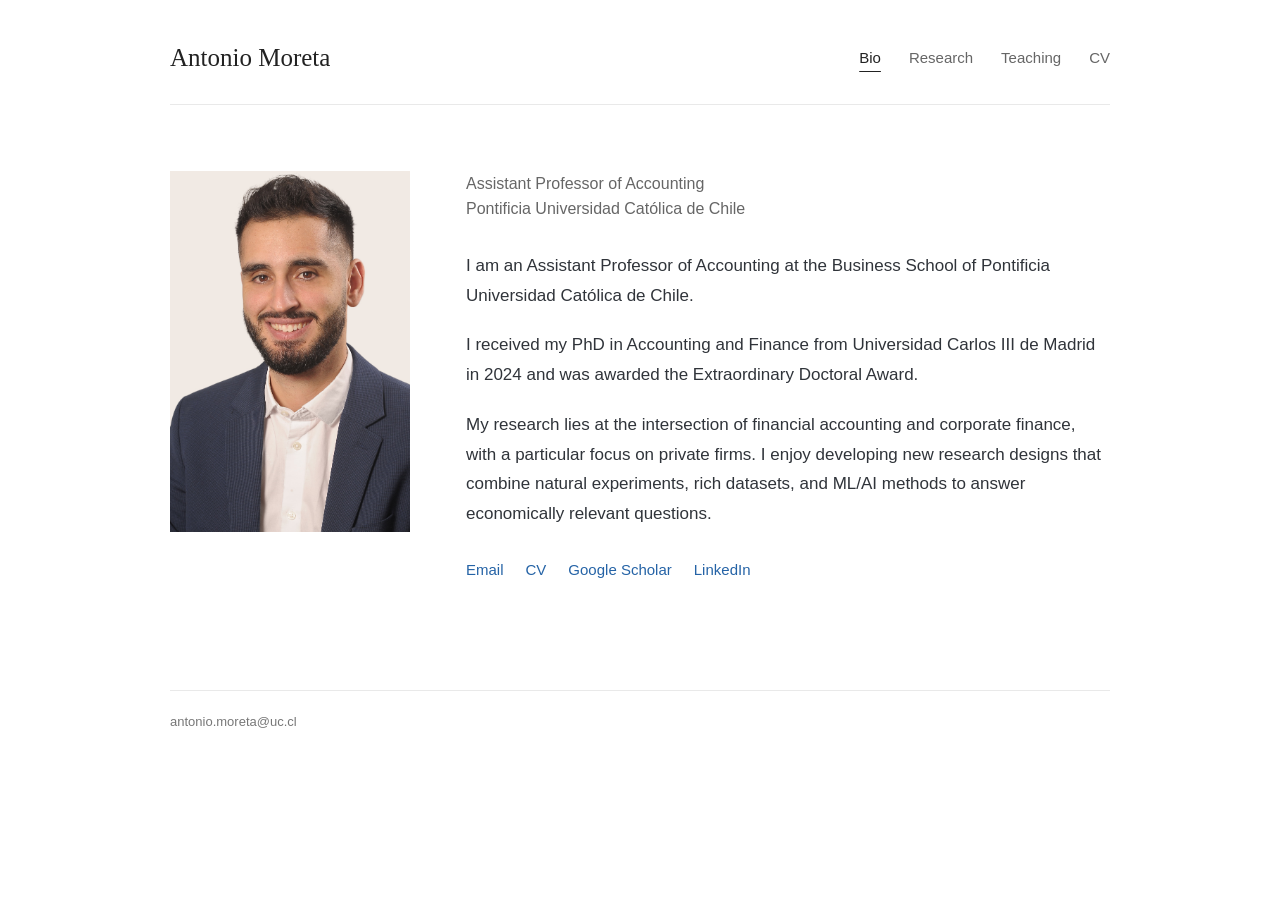
<file: index.html>
<!doctype html><html lang="en"><head><meta charset="utf-8"><meta name="viewport" content="width=device-width, initial-scale=1"><title>Antonio Moreta | Assistant Professor of Accounting</title><meta name="description" content="Antonio Moreta is an Assistant Professor of Accounting at Pontificia Universidad Católica de Chile, researching private firms, financial reporting, and debt markets."><link rel="stylesheet" href="style.css"><link rel="canonical" href="https://antoniomoreta.com/"></head><body><a class="skip" href="#main">Skip to content</a><div class="wrap"><header><a class="name" href="index.html">Antonio Moreta</a><nav aria-label="Main navigation"><a href="index.html" aria-current="page">Bio</a><a href="research.html">Research</a><a href="teaching.html">Teaching</a><a href="assets/cv.pdf">CV</a></nav></header><main id="main"><div class="bio"><img class="portrait" src="assets/antonio.jpg" alt="Antonio Moreta" width="1362" height="2048"><div><p class="role">Assistant Professor of Accounting<br>Pontificia Universidad Católica de Chile</p><p>I am an Assistant Professor of Accounting at the Business School of Pontificia Universidad Católica de Chile.</p><p>I received my PhD in Accounting and Finance from Universidad Carlos III de Madrid in 2024 and was awarded the Extraordinary Doctoral Award.</p><p>My research lies at the intersection of financial accounting and corporate finance, with a particular focus on private firms. I enjoy developing new research designs that combine natural experiments, rich datasets, and ML/AI methods to answer economically relevant questions.</p><div class="links"><a href="mailto:antonio.moreta@uc.cl">Email</a><a href="assets/cv.pdf">CV</a><a href="https://scholar.google.com/citations?user=FmdAU1sAAAAJ&amp;hl=es&amp;oi=ao">Google Scholar</a><a href="https://www.linkedin.com/in/antonio-moreta-32a068152/">LinkedIn</a></div></div></div></main><footer><a href="mailto:antonio.moreta@uc.cl">antonio.moreta@uc.cl</a></footer></div></body></html>
</file>
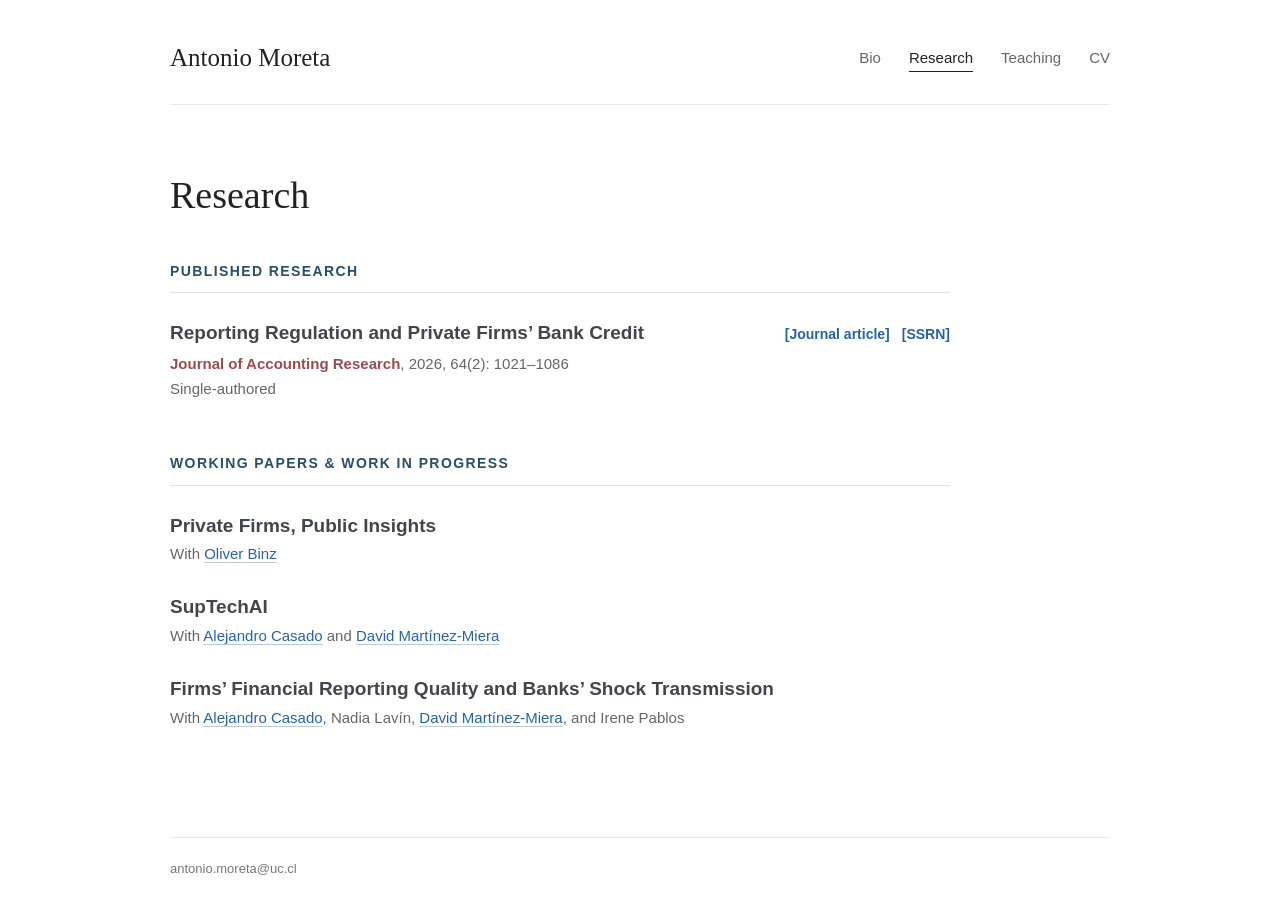
<file: research.html>
<!doctype html><html lang="en"><head><meta charset="utf-8"><meta name="viewport" content="width=device-width, initial-scale=1"><title>Antonio Moreta | Research in Accounting</title><meta name="description" content="Explore Antonio Moreta’s accounting research on private firms, financial reporting, bank credit, and machine learning, including publications and working papers."><link rel="stylesheet" href="style.css"><link rel="canonical" href="https://antoniomoreta.com/research.html"></head><body><a class="skip" href="#main">Skip to content</a><div class="wrap"><header><a class="name" href="index.html">Antonio Moreta</a><nav aria-label="Main navigation"><a href="index.html">Bio</a><a href="research.html" aria-current="page">Research</a><a href="teaching.html">Teaching</a><a href="assets/cv.pdf">CV</a></nav></header><main id="main"><div class="content"><h1>Research</h1><h2>Published Research</h2><article class="paper"><div class="paper-heading"><h3>Reporting Regulation and Private Firms’ Bank Credit</h3><div class="paper-links"><a href="https://onlinelibrary.wiley.com/doi/10.1111/1475-679X.70025">[Journal article]</a><a href="https://papers.ssrn.com/sol3/papers.cfm?abstract_id=4716900">[SSRN]</a></div></div><p class="meta"><strong class="journal-name">Journal of Accounting Research</strong>, 2026, 64(2): 1021–1086</p><p class="meta">Single-authored</p></article><h2>Working Papers &amp; Work in Progress</h2><article class="paper"><h3>Private Firms, Public Insights</h3><p class="meta">With <a href="https://esmt.berlin/person/oliver-binz">Oliver Binz</a></p></article><article class="paper"><h3>SupTechAI</h3><p class="meta">With <a href="https://alejandrocasado.com/">Alejandro Casado</a> and <a href="https://martinezmiera.com/">David Martínez-Miera</a></p></article><article class="paper"><h3>Firms’ Financial Reporting Quality and Banks’ Shock Transmission</h3><p class="meta">With <a href="https://alejandrocasado.com/">Alejandro Casado</a>, Nadia Lavín, <a href="https://martinezmiera.com/">David Martínez-Miera</a>, and Irene Pablos</p></article></div></main><footer><a href="mailto:antonio.moreta@uc.cl">antonio.moreta@uc.cl</a></footer></div></body></html>
</file>
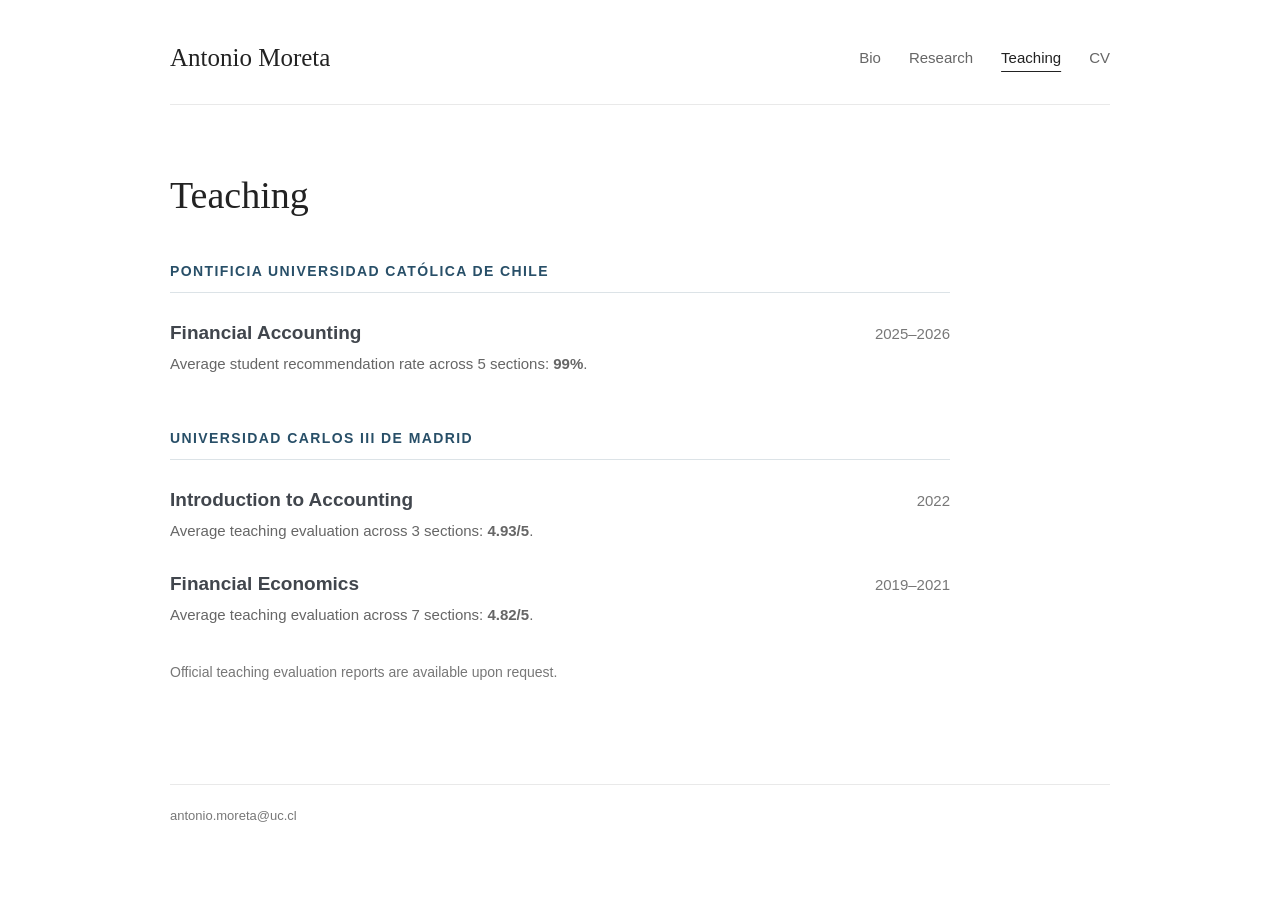
<file: teaching.html>
<!doctype html><html lang="en"><head><meta charset="utf-8"><meta name="viewport" content="width=device-width, initial-scale=1"><title>Antonio Moreta | Teaching</title><meta name="description" content="Antonio Moreta’s teaching in financial accounting and financial economics at PUC Chile and Universidad Carlos III de Madrid, with student evaluation results."><link rel="stylesheet" href="style.css"><link rel="canonical" href="https://antoniomoreta.com/teaching.html"></head><body><a class="skip" href="#main">Skip to content</a><div class="wrap"><header><a class="name" href="index.html">Antonio Moreta</a><nav aria-label="Main navigation"><a href="index.html">Bio</a><a href="research.html">Research</a><a href="teaching.html" aria-current="page">Teaching</a><a href="assets/cv.pdf">CV</a></nav></header><main id="main"><div class="content"><h1>Teaching</h1><h2>Pontificia Universidad Católica de Chile</h2><article class="course"><h3>Financial Accounting</h3><p class="dates">2025–2026</p><p class="meta">Average student recommendation rate across 5 sections: <strong>99%</strong>.</p></article><h2>Universidad Carlos III de Madrid</h2><article class="course"><h3>Introduction to Accounting</h3><p class="dates">2022</p><p class="meta">Average teaching evaluation across 3 sections: <strong>4.93/5</strong>.</p></article><article class="course"><h3>Financial Economics</h3><p class="dates">2019–2021</p><p class="meta">Average teaching evaluation across 7 sections: <strong>4.82/5</strong>.</p></article><p class="note">Official teaching evaluation reports are available upon request.</p></div></main><footer><a href="mailto:antonio.moreta@uc.cl">antonio.moreta@uc.cl</a></footer></div></body></html>
</file>
<file: style.css>
*{box-sizing:border-box}html{font-size:17px}body{margin:0;background:#fff;color:#30343a;font-family:Arial,Helvetica,sans-serif;line-height:1.75}a{color:#284f68;text-decoration:none}a:hover{text-decoration:underline}a:focus-visible{outline:2px solid #284f68;outline-offset:6px}.wrap{max-width:1020px;margin:auto;padding:0 40px}header{display:flex;justify-content:space-between;align-items:center;padding:36px 0 24px;border-bottom:1px solid #e9e9e9}.name{font-family:Georgia,serif;font-size:25px;color:#222}nav{display:flex;gap:28px;font-size:15px}nav a{color:#666}nav a[aria-current]{color:#222;text-decoration:underline;text-underline-offset:8px}main{padding:66px 0 80px;min-height:65vh}.bio{display:grid;grid-template-columns:240px 1fr;gap:56px;align-items:start}.portrait{width:240px;height:340px;object-fit:cover;object-position:center 27%}h1,h2,h3{font-family:Georgia,'Times New Roman',serif;font-weight:400;color:#222;line-height:1.3}h1{font-size:38px;margin:0 0 12px}h2{font-size:25px;margin:45px 0 25px}h2:first-of-type{margin-top:36px}h3{font-size:21px;margin:0 0 7px}.role{line-height:1.6;font-size:16px;color:#666;margin:0 0 29px}p{margin:0 0 20px}.links{display:flex;gap:22px;flex-wrap:wrap;margin-top:28px;font-size:15px}.content{max-width:780px}.paper{margin-bottom:29px}.meta{font-size:15px;color:#666;margin:0}.course{margin:0 0 28px}.course .meta{margin-top:5px}.dates{font-size:14px;color:#777;margin:4px 0}.note{font-size:14px;color:#777;margin-top:34px}footer{padding:20px 0 30px;border-top:1px solid #e9e9e9;font-size:13px;color:#777}footer a{color:#777}.skip{position:absolute;left:-9999px}.skip:focus{left:16px;top:8px;background:white} @media(max-width:700px){.wrap{padding:0 24px}header{align-items:flex-start;flex-direction:column;gap:18px;padding-top:26px}nav{gap:24px}main{padding:38px 0 50px}.bio{grid-template-columns:1fr;gap:30px}.portrait{width:180px;height:250px}h1{font-size:32px}h2{font-size:24px}body{font-size:16px}}
/* Clear section hierarchy and native-resolution portrait */
.portrait{height:auto;object-fit:contain;object-position:initial;display:block;image-rendering:auto}
.content h2{font-family:Arial,Helvetica,sans-serif;font-size:14px;font-weight:700;letter-spacing:.1em;text-transform:uppercase;color:#284f68;border-bottom:1px solid #dce3e7;padding-bottom:12px;margin:42px 0 26px}
.content h3{font-family:Georgia,'Times New Roman',serif;font-size:22px;font-weight:400;line-height:1.45;color:#222}
.paper{margin-bottom:34px}.paper .meta{margin-top:6px}.paper-links{display:flex;gap:20px;font-size:14px;margin-top:12px}.paper-links a{text-decoration:underline;text-underline-offset:4px}.meta a{color:#526877;text-decoration:underline;text-decoration-color:#bcc9d0;text-underline-offset:3px}
.course{display:grid;grid-template-columns:1fr auto;column-gap:24px}.course h3{grid-column:1}.course .dates{grid-column:2;grid-row:1;align-self:center;margin:0;font-size:15px}.course .meta{grid-column:1 / -1}
@media(max-width:700px){.portrait{height:auto}.course{display:block}.course .dates{margin-top:6px}}

.paper h3,.course h3{font-weight:700}
.paper-links a{color:#994b4b}

/* Center the biography on mobile; keep desktop alignment. */
@media (max-width:700px){
  body:has(.bio) header{align-items:center;text-align:center}
  body:has(.bio) nav{justify-content:center;flex-wrap:wrap}
  .bio{text-align:center}
  .bio .portrait{margin-inline:auto}
  .bio .links{justify-content:center}
  body:has(.bio) footer{text-align:center}
}

/* Research typography and publication links. */
.content .paper h3{font-family:Arial,Helvetica,sans-serif;font-size:19px;font-weight:700;line-height:1.45;color:#41464d}
.paper-heading{display:flex;align-items:baseline;justify-content:space-between;gap:18px}
.paper-heading h3{flex:1;min-width:0}
.paper-heading .paper-links{flex-shrink:0;gap:12px;margin-top:0}
.paper-links a{color:#284f68;font-weight:700;text-decoration:none;white-space:nowrap}
.paper-links a:hover{text-decoration:underline}
.journal-name{color:#994b4b;font-weight:700}
@media(max-width:700px){
  .paper-heading{display:block}
  .paper-heading .paper-links{margin:8px 0 12px;flex-wrap:wrap}
}

/* Unified titles and a clearer blue for content links. */
.content .paper h3,.content .course h3{font-family:Arial,Helvetica,sans-serif;font-size:19px;font-weight:700;line-height:1.45;color:#41464d}
a,.paper-links a,.meta a{color:#2563a6}

/* Compact entries and consistent spacing between sections. */
.content .paper h3,.content .course h3{margin-bottom:3px}
.paper .meta,.course .meta{margin-top:2px;line-height:1.55}
.paper .meta + .meta{margin-top:2px}
.paper,.course{margin-bottom:28px}
.content article + h2{margin-top:54px}
@media(max-width:700px){
  .course .dates{margin-top:2px;line-height:1.55}
  .paper-heading .paper-links{margin:4px 0 5px}
}
</file>
